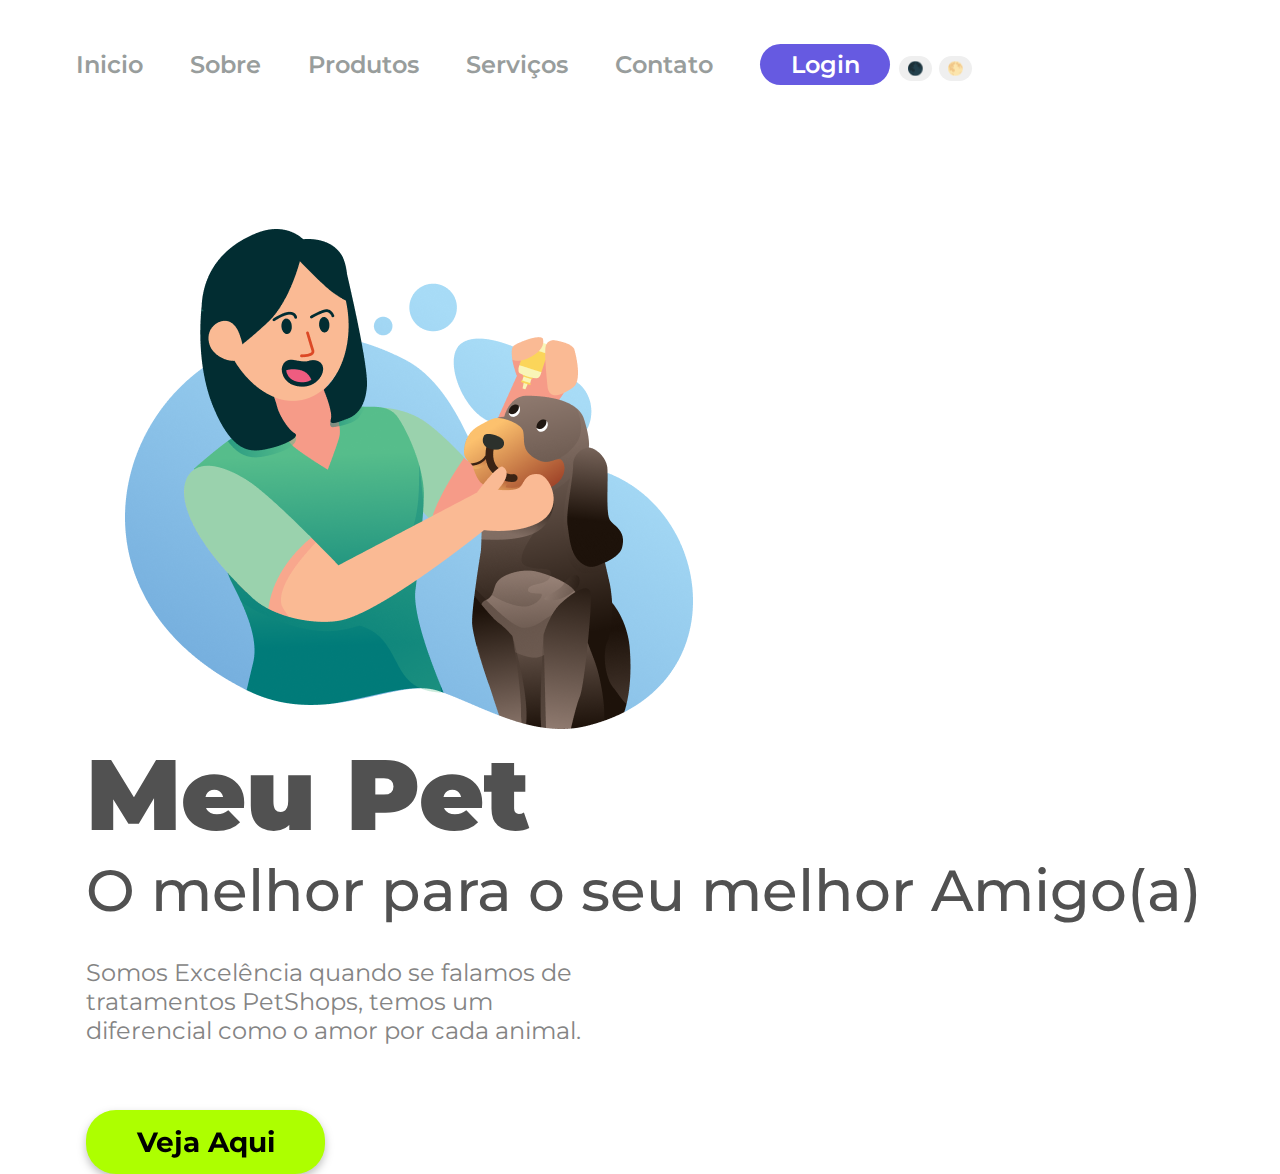
<file: index.html>
<!DOCTYPE html>
<html lang="pt-br">
    <head>
        <meta charset="UTF-8">
        <meta http-equiv="X-UA-Compatible" content="IE=edge">
        <meta name="viewport" content="width=device-width, initial-scale=1.0">
        <link rel="preconnect" href="https://fonts.googleapis.com">
        <link rel="preconnect" href="https://fonts.gstatic.com" crossorigin>
        <link
            href="https://fonts.googleapis.com/css2?family=Montserrat:wght@400;500;600;700;900&display=swap"
            rel="stylesheet">
        <link rel="stylesheet" href="./wecare.css">

      
        <title>Meu Pet</title>
    </head>
    <body>
        
        <div class="header">
            <a class="link-header">Inicio</a>
            <a class="link-header">Sobre</a>
            <a class="link-header">Produtos</a>
            <a class="link-header">Serviços</a>
            <a class="link-header">Contato</a>
            <button class="button-header">Login</button>
        
            <div class="nav-div">
                <h3 id="DarkModetext"></h3>
                <button class="nav" onclick="darkMode()">&#x1F311;</button>
                <button class="nav" onclick="lightMode()">&#x1F315;</button>
            </div>
            
        </div>
        
        <main>
            <img src="./img/Illustration 2.png" alt="We Care Logo"
                class="img-logo">
                
            <section>
                <h1>Meu Pet</h1>
                <h2>O melhor para o seu melhor Amigo(a)</h2>
                <p>Somos Excelência quando se falamos de tratamentos PetShops,
                    temos um diferencial como o amor por cada animal.</p>

                <button class="button-section">Veja Aqui</button>

                
            </section>

        </main>
        <script src="./wecare.js"></script>
    </body>
</html>
</file>
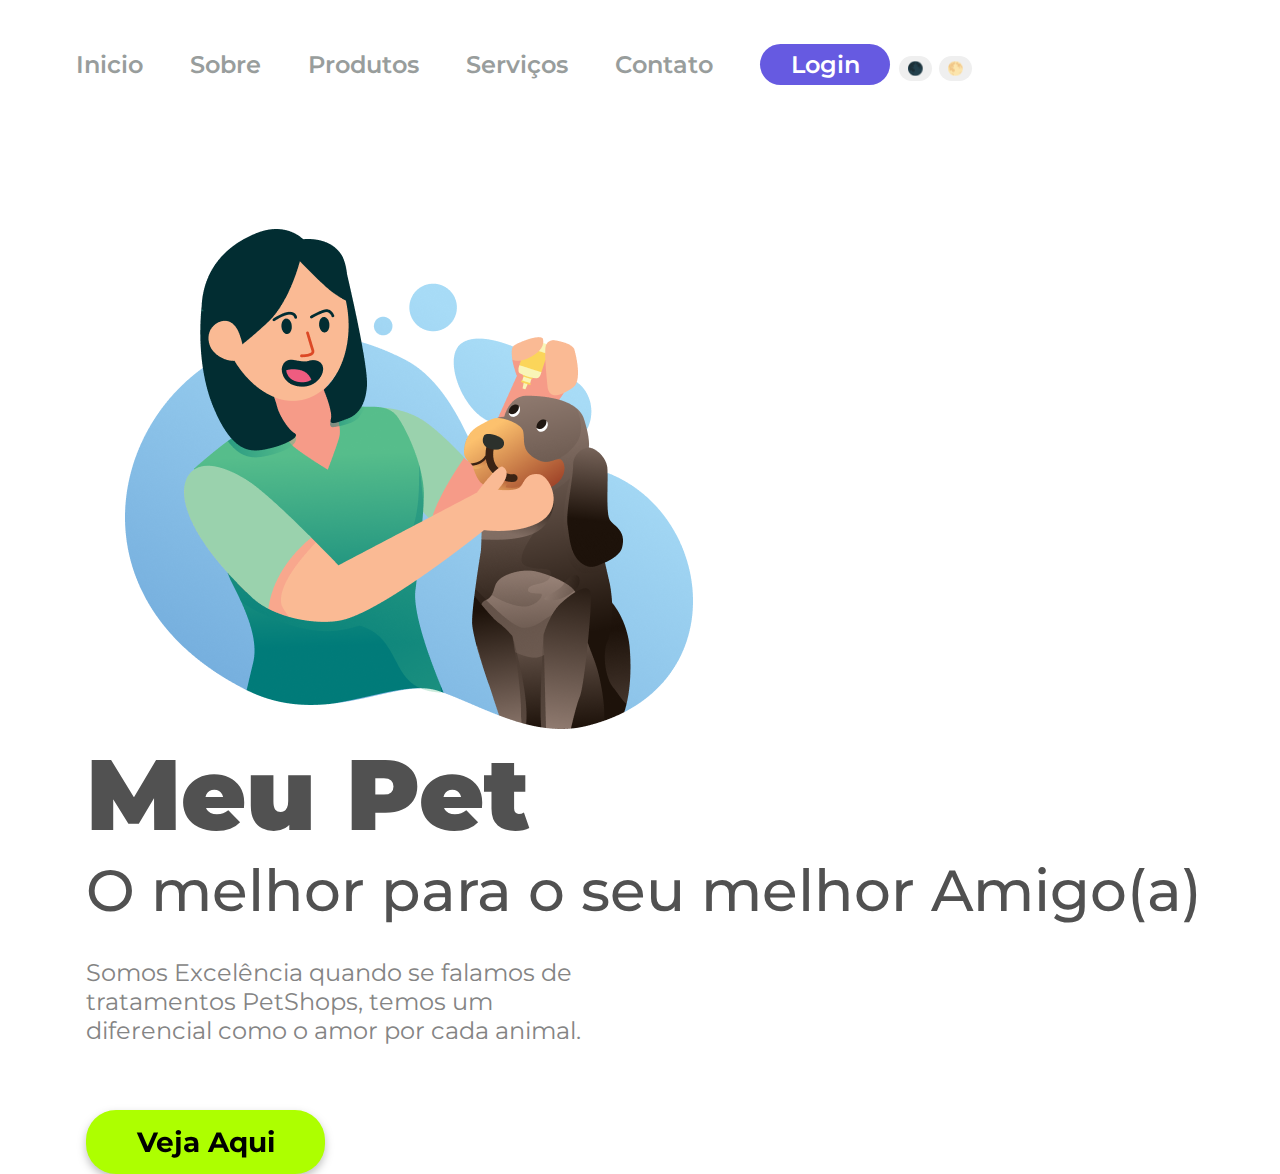
<file: wecare.html>
<!DOCTYPE html>
<html lang="pt-br">
    <head>
        <meta charset="UTF-8">
        <meta http-equiv="X-UA-Compatible" content="IE=edge">
        <meta name="viewport" content="width=device-width, initial-scale=1.0">
        <link rel="preconnect" href="https://fonts.googleapis.com">
        <link rel="preconnect" href="https://fonts.gstatic.com" crossorigin>
        <link
            href="https://fonts.googleapis.com/css2?family=Montserrat:wght@400;500;600;700;900&display=swap"
            rel="stylesheet">
        <link rel="stylesheet" href="./wecare.css">

      
        <title>Meu Pet</title>
    </head>
    <body>
        
        <div class="header">
            <a class="link-header">Inicio</a>
            <a class="link-header">Sobre</a>
            <a class="link-header">Produtos</a>
            <a class="link-header">Serviços</a>
            <a class="link-header">Contato</a>
            <button class="button-header">Login</button>
        
            <div class="nav-div">
                <h3 id="DarkModetext"></h3>
                <button class="nav" onclick="darkMode()">&#x1F311;</button>
                <button class="nav" onclick="lightMode()">&#x1F315;</button>
            </div>
            
        </div>
        
        <main>
            <img src="./img/Illustration 2.png" alt="We Care Logo"
                class="img-logo">
                
            <section>
                <h1>Meu Pet</h1>
                <h2>O melhor para o seu melhor Amigo(a)</h2>
                <p>Somos Excelência quando se falamos de tratamentos PetShops,
                    temos um diferencial como o amor por cada animal.</p>

                <button class="button-section">Veja Aqui</button>

                
            </section>

        </main>
        <script src="./wecare.js"></script>
    </body>
</html>
</file>
<file: wecare.css>
* {
    font-family: 'Montserrat', sans-serif;
    margin: 0;
    padding: 0;
    box-sizing: border-box;
}

.header {
    margin: 44px 0 144px 76px;
    display: inline-block;
}

.nav-div {
    display: inline-block;
    padding-left: 5px;
    color: #000000;
}
.nav {
    
    border: none;
    cursor: pointer;
    border-radius: 50px;
    color: #000000;
    margin-right: 3px;
    width: 33px;
    height: 25px;
}

.dark-mode {
    background: #bdc1c6;
    color: #FFFFFF;
    cursor: pointer;
    border-radius: 20.5px;
    color: #000000;
    
}

.link-header {
    font-weight: 600;
    font-size: 24px;
    line-height: 29px;
    color: #989d9c;
    cursor: pointer;
    margin-right: 43px;
}

.button-header {
    background: #665AE1;
    border-radius: 20.5px;
    width: 130px;
    height: 41px;
    border: none;
    font-weight: 600;
    font-size: 24px;
    line-height: 29px;
    color: #FFFFFF;
    cursor: pointer;
}

.img-logo {
    width: 568px;
    height: 500px;
    margin-left: 125px;
    display: inline-block;
}

section {
    display: inline-block;
    margin-left: 86px;
}

h1 {
    font-weight: 900;
    font-size: 100px;
    line-height: 122px;
    color: #515151;
}
h2 {
    font-weight: 500;
    font-size: 58px;
    line-height: 71px;
    color: #515151;
}

p {   
    font-weight: 400;
    font-size: 24px;
    line-height: 29px;
    color: #848484;
    width: 515px;
    margin-top: 32px;
    margin-bottom: 65px;

}

.button-section {
    background: #ADFF00;
    border-radius: 30px;
    width: 239px;
    height: 64px;
    border: none;
    cursor: pointer;
    filter: drop-shadow(0px 4px 4px rgba(0, 0, 0, 0.25));
    font-weight: 700;
    font-size: 28px;
    line-height: 34px;
    color: #000000;
}
</file>
